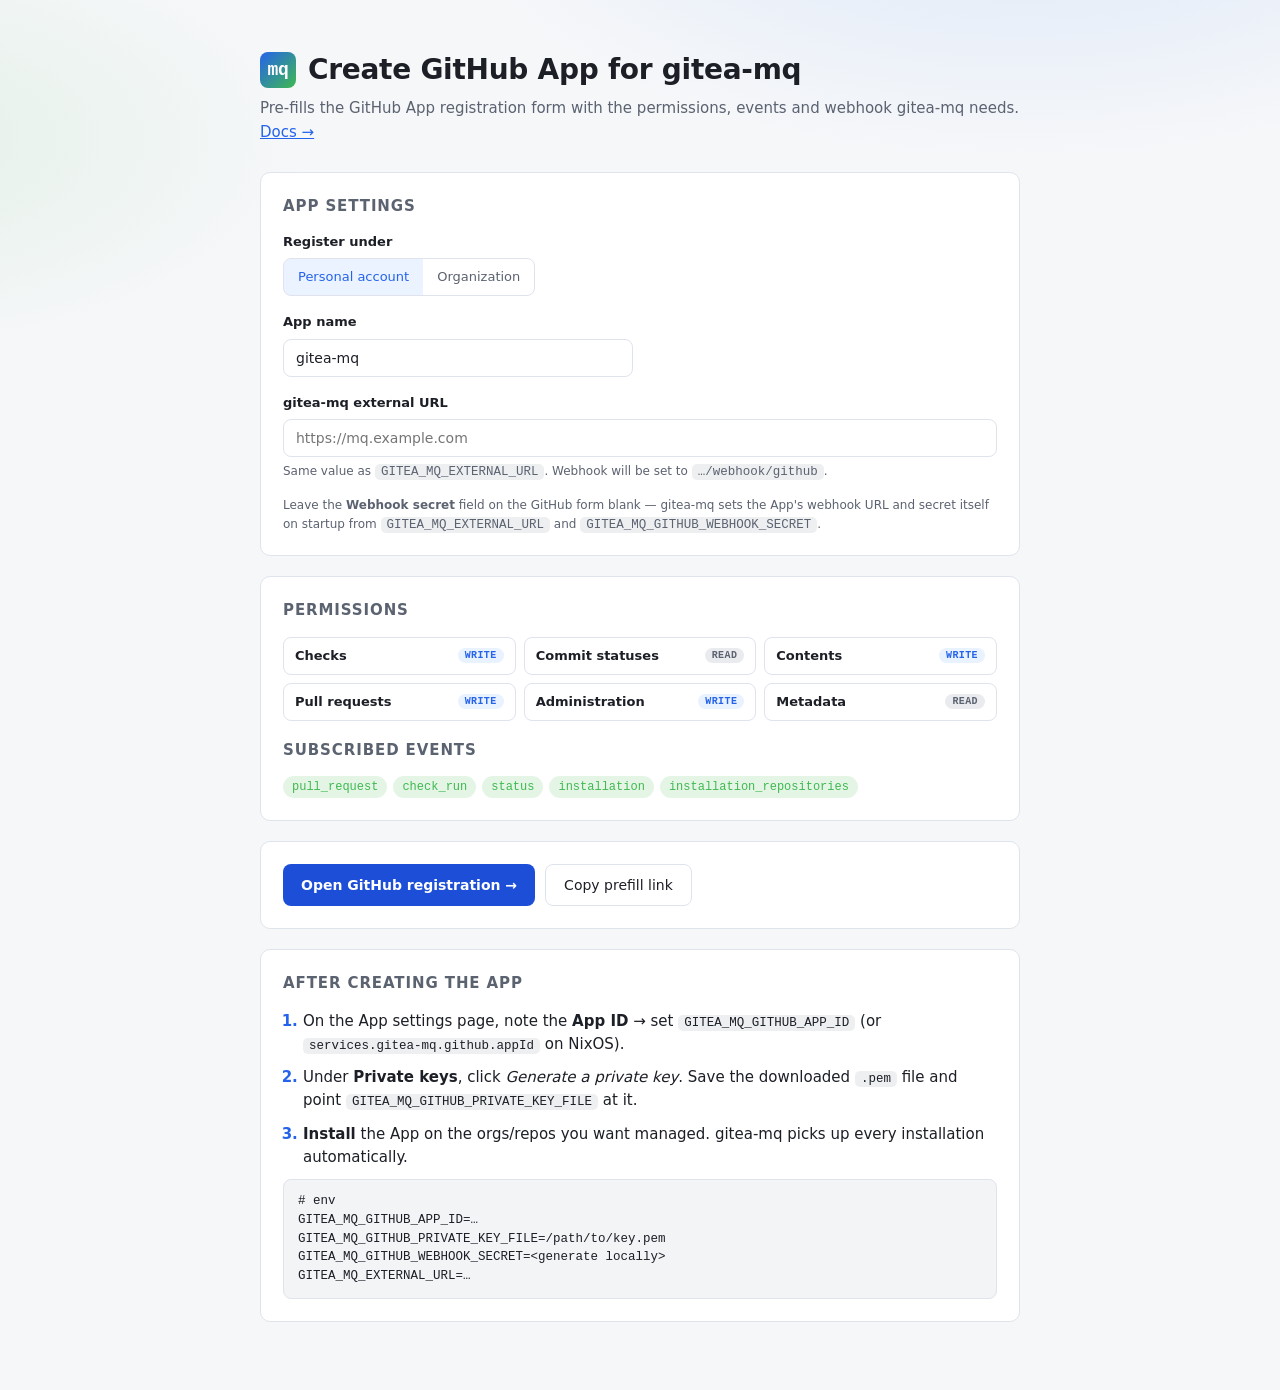
<file: index.html>
<!doctype html>
<html lang="en">
<head>
<meta charset="utf-8">
<meta name="viewport" content="width=device-width,initial-scale=1">
<title>gitea-mq · Create GitHub App</title>
<style>
  :root {
    --bg: #0b0d12;
    --panel: #14171f;
    --panel-border: #232734;
    --text: #e6e8ee;
    --muted: #8b91a4;
    --accent: #6ea8fe;
    --accent-strong: #3d8bfd;
    --ok: #3fb950;
    --warn: #d29922;
    --radius: 10px;
    --mono: ui-monospace, SFMono-Regular, "SF Mono", Menlo, Consolas, monospace;
    --sans: ui-sans-serif, system-ui, -apple-system, "Segoe UI", Roboto, sans-serif;
  }
  @media (prefers-color-scheme: light) {
    :root {
      --bg: #f6f7f9;
      --panel: #ffffff;
      --panel-border: #dfe3ec;
      --text: #1c1f26;
      --muted: #5b6270;
      --accent: #2563eb;
      --accent-strong: #1d4ed8;
    }
  }
  * { box-sizing: border-box; }
  body {
    margin: 0;
    font: 15px/1.55 var(--sans);
    color: var(--text);
    background:
      radial-gradient(1000px 500px at 80% -10%, rgba(61,139,253,.15), transparent 60%),
      radial-gradient(800px 400px at -10% 10%, rgba(63,185,80,.10), transparent 55%),
      var(--bg);
    min-height: 100vh;
    display: flex;
    justify-content: center;
    padding: 48px 20px;
  }
  main { width: 100%; max-width: 760px; }
  header { margin-bottom: 28px; }
  h1 {
    margin: 0 0 6px;
    font-size: 28px;
    letter-spacing: -.01em;
    display: flex;
    align-items: center;
    gap: 12px;
  }
  h1 .logo {
    width: 36px; height: 36px;
    border-radius: 8px;
    background: linear-gradient(135deg, var(--accent), var(--ok));
    display: inline-flex;
    align-items: center; justify-content: center;
    font: 700 18px var(--mono);
    color: #fff;
  }
  header p { margin: 0; color: var(--muted); }
  header a { color: var(--accent); }

  .card {
    background: var(--panel);
    border: 1px solid var(--panel-border);
    border-radius: var(--radius);
    padding: 22px;
    margin-bottom: 20px;
  }
  .card h2 {
    margin: 0 0 14px;
    font-size: 15px;
    text-transform: uppercase;
    letter-spacing: .06em;
    color: var(--muted);
  }

  label {
    display: block;
    font-weight: 600;
    font-size: 13px;
    margin-bottom: 6px;
  }
  .field { margin-bottom: 16px; }
  .field:last-child { margin-bottom: 0; }
  input[type=text], input[type=url] {
    width: 100%;
    padding: 10px 12px;
    border: 1px solid var(--panel-border);
    border-radius: 8px;
    background: transparent;
    color: var(--text);
    font: 14px var(--sans);
  }
  input:focus {
    outline: none;
    border-color: var(--accent);
    box-shadow: 0 0 0 3px rgba(61,139,253,.25);
  }
  .hint { font-size: 12px; color: var(--muted); margin-top: 5px; }
  .row { display: grid; grid-template-columns: 1fr 1fr; gap: 14px; }
  @media (max-width: 560px) { .row { grid-template-columns: 1fr; } }

  .secret-row {
    display: flex;
    gap: 8px;
    align-items: stretch;
  }
  .secret-row input { font-family: var(--mono); font-size: 13px; }
  .icon-btn {
    flex: 0 0 auto;
    border: 1px solid var(--panel-border);
    background: transparent;
    color: var(--text);
    border-radius: 8px;
    padding: 0 12px;
    cursor: pointer;
    font: 13px var(--sans);
  }
  .icon-btn:hover { border-color: var(--accent); color: var(--accent); }

  .pill-grid {
    display: grid;
    grid-template-columns: repeat(auto-fill, minmax(180px, 1fr));
    gap: 8px;
  }
  .pill {
    display: flex;
    justify-content: space-between;
    align-items: center;
    padding: 8px 11px;
    border: 1px solid var(--panel-border);
    border-radius: 8px;
    font-size: 13px;
  }
  .pill b { font-weight: 600; }
  .pill .lvl {
    font: 600 10px var(--mono);
    padding: 2px 7px;
    border-radius: 999px;
    background: rgba(110,168,254,.15);
    color: var(--accent);
    text-transform: uppercase;
    letter-spacing: .04em;
  }
  .pill .lvl.read { background: rgba(139,145,164,.18); color: var(--muted); }

  .events {
    display: flex;
    flex-wrap: wrap;
    gap: 6px;
  }
  .events span {
    font: 12px var(--mono);
    padding: 4px 9px;
    border-radius: 999px;
    background: rgba(63,185,80,.14);
    color: var(--ok);
  }

  .actions {
    display: flex;
    gap: 10px;
    flex-wrap: wrap;
  }
  button.primary {
    background: var(--accent-strong);
    color: #fff;
    border: 0;
    border-radius: 8px;
    padding: 12px 18px;
    font: 600 14px var(--sans);
    cursor: pointer;
  }
  button.primary:hover { filter: brightness(1.08); }
  button.ghost {
    background: transparent;
    border: 1px solid var(--panel-border);
    color: var(--text);
    border-radius: 8px;
    padding: 12px 18px;
    font: 500 14px var(--sans);
    cursor: pointer;
  }
  button.ghost:hover { border-color: var(--accent); color: var(--accent); }

  ol.steps { margin: 0; padding-left: 20px; }
  ol.steps li { margin-bottom: 10px; }
  ol.steps li::marker { color: var(--accent); font-weight: 700; }
  code {
    font: 12.5px var(--mono);
    background: rgba(139,145,164,.15);
    padding: 1px 6px;
    border-radius: 5px;
  }
  pre {
    font: 12.5px/1.5 var(--mono);
    background: rgba(139,145,164,.10);
    border: 1px solid var(--panel-border);
    border-radius: 8px;
    padding: 12px 14px;
    overflow-x: auto;
    margin: 10px 0 0;
  }

  .toast {
    position: fixed;
    bottom: 22px; left: 50%;
    transform: translateX(-50%) translateY(12px);
    background: var(--panel);
    border: 1px solid var(--panel-border);
    border-left: 3px solid var(--ok);
    border-radius: 8px;
    padding: 10px 16px;
    font-size: 13px;
    opacity: 0;
    pointer-events: none;
    transition: opacity .15s, transform .15s;
  }
  .toast.show { opacity: 1; transform: translateX(-50%) translateY(0); }

  .seg {
    display: inline-flex;
    border: 1px solid var(--panel-border);
    border-radius: 8px;
    overflow: hidden;
  }
  .seg input { display: none; }
  .seg label {
    margin: 0;
    padding: 8px 14px;
    font-weight: 500;
    font-size: 13px;
    cursor: pointer;
    color: var(--muted);
  }
  .seg input:checked + label {
    background: rgba(110,168,254,.14);
    color: var(--accent);
  }
</style>
</head>
<body>
<main>
  <header>
    <h1><span class="logo">mq</span> Create GitHub App for gitea-mq</h1>
    <p>
      Pre-fills the GitHub App registration form with the permissions, events
      and webhook gitea-mq needs.
      <a href="https://github.com/Mic92/gitea-mq#github-setup" target="_blank" rel="noopener">Docs →</a>
    </p>
  </header>

  <form id="f" class="card">
    <h2>App settings</h2>

    <div class="field">
      <label>Register under</label>
      <div class="seg">
        <input type="radio" name="scope" id="scope-user" value="user" checked>
        <label for="scope-user">Personal account</label>
        <input type="radio" name="scope" id="scope-org" value="org">
        <label for="scope-org">Organization</label>
      </div>
    </div>

    <div class="row">
      <div class="field">
        <label for="appName">App name</label>
        <input id="appName" type="text" value="gitea-mq" required>
      </div>
      <div class="field" id="orgField" hidden>
        <label for="org">Organization slug</label>
        <input id="org" type="text" placeholder="my-org">
      </div>
    </div>

    <div class="field">
      <label for="externalUrl">gitea-mq external URL</label>
      <input id="externalUrl" type="url" placeholder="https://mq.example.com" required>
      <div class="hint">
        Same value as <code>GITEA_MQ_EXTERNAL_URL</code>. Webhook will be set
        to <code id="hookPreview">…/webhook/github</code>.
      </div>
    </div>

    <div class="hint">
      Leave the <b>Webhook secret</b> field on the GitHub form blank —
      gitea-mq sets the App's webhook URL and secret itself on startup from
      <code>GITEA_MQ_EXTERNAL_URL</code> and
      <code>GITEA_MQ_GITHUB_WEBHOOK_SECRET</code>.
    </div>
  </form>

  <div class="card">
    <h2>Permissions</h2>
    <div class="pill-grid">
      <div class="pill"><b>Checks</b><span class="lvl">write</span></div>
      <div class="pill"><b>Commit statuses</b><span class="lvl read">read</span></div>
      <div class="pill"><b>Contents</b><span class="lvl">write</span></div>
      <div class="pill"><b>Pull requests</b><span class="lvl">write</span></div>
      <div class="pill"><b>Administration</b><span class="lvl">write</span></div>
      <div class="pill"><b>Metadata</b><span class="lvl read">read</span></div>
    </div>
    <h2 style="margin-top:18px">Subscribed events</h2>
    <div class="events">
      <span>pull_request</span>
      <span>check_run</span>
      <span>status</span>
      <span>installation</span>
      <span>installation_repositories</span>
    </div>
  </div>

  <div class="card">
    <div class="actions">
      <button class="primary" id="go">Open GitHub registration →</button>
      <button class="ghost" type="button" id="copyLink">Copy prefill link</button>
    </div>
  </div>

  <div class="card">
    <h2>After creating the app</h2>
    <ol class="steps">
      <li>On the App settings page, note the <b>App ID</b> → set
        <code>GITEA_MQ_GITHUB_APP_ID</code> (or
        <code>services.gitea-mq.github.appId</code> on NixOS).</li>
      <li>Under <b>Private keys</b>, click <i>Generate a private key</i>.
        Save the downloaded <code>.pem</code> file and point
        <code>GITEA_MQ_GITHUB_PRIVATE_KEY_FILE</code> at it.</li>
      <li><b>Install</b> the App on the orgs/repos you want managed. gitea-mq
        picks up every installation automatically.</li>
    </ol>
    <pre id="envPreview"># env
GITEA_MQ_GITHUB_APP_ID=…
GITEA_MQ_GITHUB_PRIVATE_KEY_FILE=/path/to/key.pem
GITEA_MQ_GITHUB_WEBHOOK_SECRET=<generate locally>
GITEA_MQ_EXTERNAL_URL=…</pre>
  </div>
</main>

<div class="toast" id="toast"></div>

<script>
(() => {
  const $ = (id) => document.getElementById(id);
  const PERMS = {
    checks: "write",
    statuses: "read",
    contents: "write",
    pull_requests: "write",
    administration: "write",
    metadata: "read",
  };
  const EVENTS = [
    "pull_request",
    "check_run",
    "status",
    "installation",
    "installation_repositories",
  ];

  function toast(msg) {
    const t = $("toast");
    t.textContent = msg;
    t.classList.add("show");
    clearTimeout(toast._t);
    toast._t = setTimeout(() => t.classList.remove("show"), 1800);
  }

  function hookUrl() {
    const base = $("externalUrl").value.trim().replace(/\/+$/, "");
    return base ? base + "/webhook/github" : "";
  }

  function buildGithubUrl() {
    const p = new URLSearchParams();
    p.set("name", $("appName").value.trim() || "gitea-mq");
    p.set("description", "gitea-mq merge queue");
    p.set("url", "https://github.com/Mic92/gitea-mq");
    p.set("public", "false");
    p.set("webhook_active", "true");
    const hu = hookUrl();
    if (hu) p.set("webhook_url", hu);
    // The /settings/apps/new form does not accept a webhook_secret query
    // parameter; the user pastes it manually on the next page.
    for (const [k, v] of Object.entries(PERMS)) p.set(k, v);
    for (const e of EVENTS) p.append("events[]", e);

    const scope = document.querySelector('input[name="scope"]:checked').value;
    const org = $("org").value.trim();
    return scope === "org" && org
      ? `https://github.com/organizations/${encodeURIComponent(org)}/settings/apps/new?${p}`
      : `https://github.com/settings/apps/new?${p}`;
  }

  function refresh() {
    $("hookPreview").textContent = hookUrl() || "…/webhook/github";
    $("envPreview").textContent =
`# env
GITEA_MQ_GITHUB_APP_ID=…
GITEA_MQ_GITHUB_PRIVATE_KEY_FILE=/path/to/key.pem
GITEA_MQ_GITHUB_WEBHOOK_SECRET=<generate locally>
GITEA_MQ_EXTERNAL_URL=${$("externalUrl").value.trim() || "…"}`;
    $("orgField").hidden =
      document.querySelector('input[name="scope"]:checked').value !== "org";
    syncShareUrl();
  }

  function syncShareUrl() {
    const p = new URLSearchParams();
    if ($("appName").value.trim()) p.set("name", $("appName").value.trim());
    if ($("externalUrl").value.trim()) p.set("url", $("externalUrl").value.trim());
    const scope = document.querySelector('input[name="scope"]:checked').value;
    if (scope === "org") {
      p.set("scope", "org");
      if ($("org").value.trim()) p.set("org", $("org").value.trim());
    }
    history.replaceState(null, "", p.toString() ? "?" + p : location.pathname);
  }

  function loadShareUrl() {
    const p = new URLSearchParams(location.search);
    if (p.get("name")) $("appName").value = p.get("name");
    if (p.get("url")) $("externalUrl").value = p.get("url");
    if (p.get("scope") === "org") {
      $("scope-org").checked = true;
      if (p.get("org")) $("org").value = p.get("org");
    }
  }

  // wire up
  loadShareUrl();
  for (const id of ["appName", "externalUrl", "org"])
    $(id).addEventListener("input", refresh);
  for (const r of document.querySelectorAll('input[name="scope"]'))
    r.addEventListener("change", refresh);
  $("copyLink").addEventListener("click", () => {
    navigator.clipboard.writeText(buildGithubUrl()).then(() => toast("Prefill link copied"));
  });
  $("go").addEventListener("click", (e) => {
    e.preventDefault();
    if (!$("externalUrl").value.trim()) {
      $("externalUrl").focus();
      toast("Enter the external URL first");
      return;
    }
    window.open(buildGithubUrl(), "_blank", "noopener");
  });
  refresh();
})();
</script>
</body>
</html>
</file>
